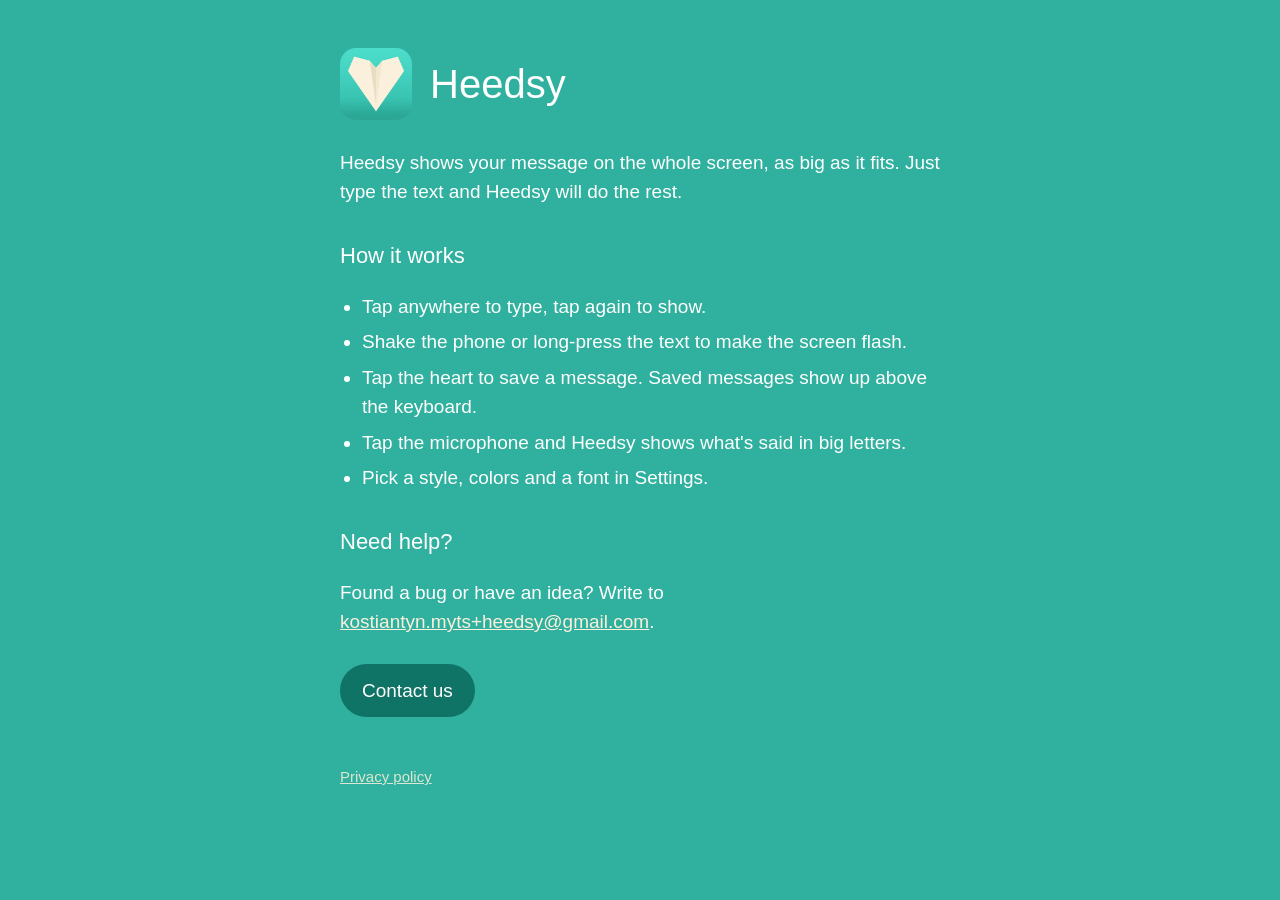
<file: index.html>
<!doctype html>
<html lang="en">
<head>
  <meta charset="utf-8">
  <meta name="viewport" content="width=device-width, initial-scale=1">
  <title>Heedsy</title>
  <link rel="icon" href="icon.png">
  <link rel="stylesheet" href="style.css">
</head>
<body>
<main>
  <header>
    <img src="icon.png" alt="">
    <h1>Heedsy</h1>
  </header>

  <p>Heedsy shows your message on the whole screen, as big as it fits. Just type the text and Heedsy will do the rest.</p>

  <h2>How it works</h2>
  <ul>
    <li>Tap anywhere to type, tap again to show.</li>
    <li>Shake the phone or long-press the text to make the screen flash.</li>
    <li>Tap the heart to save a message. Saved messages show up above the keyboard.</li>
    <li>Tap the microphone and Heedsy shows what's said in big letters.</li>
    <li>Pick a style, colors and a font in Settings.</li>
  </ul>

  <h2>Need help?</h2>
  <p>Found a bug or have an idea? Write to <a href="mailto:kostiantyn.myts+heedsy@gmail.com">kostiantyn.myts+heedsy@gmail.com</a>.</p>
  <a class="button" href="mailto:kostiantyn.myts+heedsy@gmail.com?subject=Heedsy">Contact us</a>

  <footer>
    <a href="privacy.html">Privacy policy</a>
  </footer>
</main>
</body>
</html>
</file>
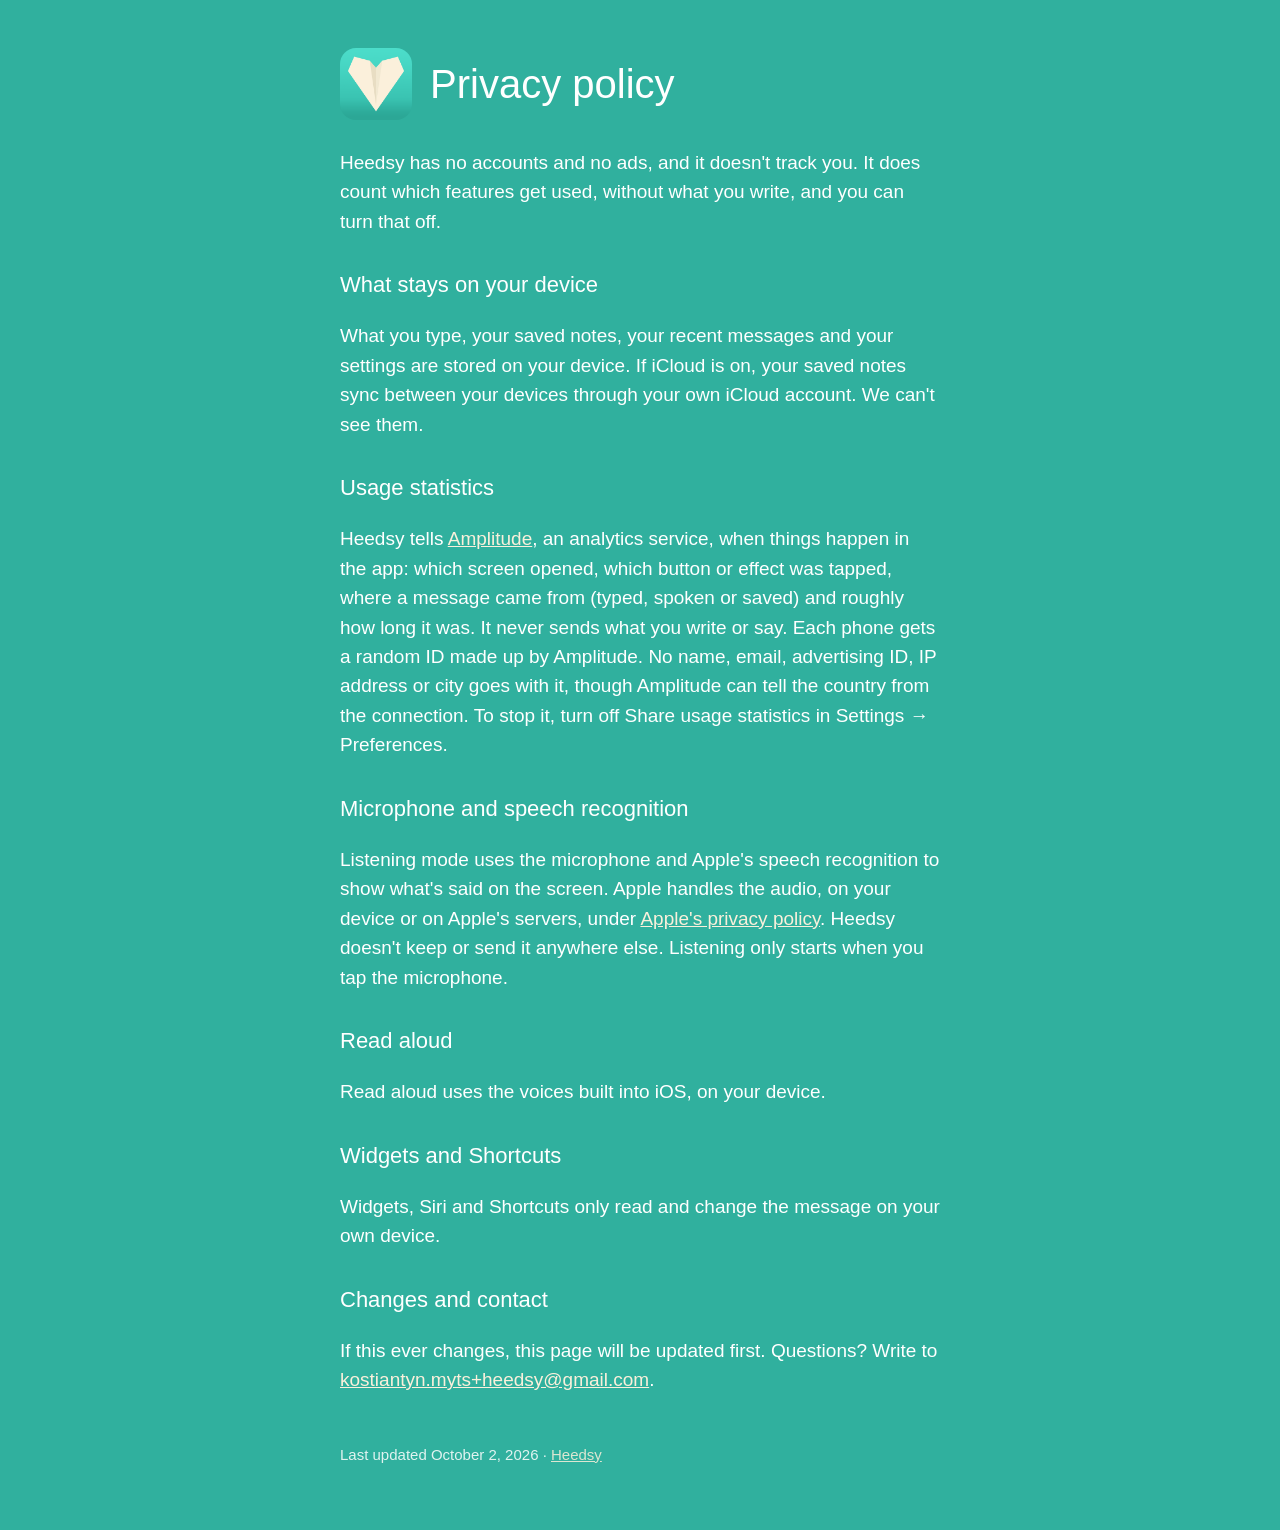
<file: privacy.html>
<!doctype html>
<html lang="en">
<head>
  <meta charset="utf-8">
  <meta name="viewport" content="width=device-width, initial-scale=1">
  <title>Heedsy privacy policy</title>
  <link rel="icon" href="icon.png">
  <link rel="stylesheet" href="style.css">
</head>
<body>
<main>
  <header>
    <img src="icon.png" alt="">
    <h1>Privacy policy</h1>
  </header>

  <p>Heedsy has no accounts and no ads, and it doesn't track you. It does count which features get used, without what you write, and you can turn that off.</p>

  <h2>What stays on your device</h2>
  <p>What you type, your saved notes, your recent messages and your settings are stored on your device. If iCloud is on, your saved notes sync between your devices through your own iCloud account. We can't see them.</p>

  <h2>Usage statistics</h2>
  <p>Heedsy tells <a href="https://amplitude.com/privacy">Amplitude</a>, an analytics service, when things happen in the app: which screen opened, which button or effect was tapped, where a message came from (typed, spoken or saved) and roughly how long it was. It never sends what you write or say. Each phone gets a random ID made up by Amplitude. No name, email, advertising ID, IP address or city goes with it, though Amplitude can tell the country from the connection. To stop it, turn off Share usage statistics in Settings → Preferences.</p>

  <h2>Microphone and speech recognition</h2>
  <p>Listening mode uses the microphone and Apple's speech recognition to show what's said on the screen. Apple handles the audio, on your device or on Apple's servers, under <a href="https://www.apple.com/legal/privacy/">Apple's privacy policy</a>. Heedsy doesn't keep or send it anywhere else. Listening only starts when you tap the microphone.</p>

  <h2>Read aloud</h2>
  <p>Read aloud uses the voices built into iOS, on your device.</p>

  <h2>Widgets and Shortcuts</h2>
  <p>Widgets, Siri and Shortcuts only read and change the message on your own device.</p>

  <h2>Changes and contact</h2>
  <p>If this ever changes, this page will be updated first. Questions? Write to <a href="mailto:kostiantyn.myts+heedsy@gmail.com">kostiantyn.myts+heedsy@gmail.com</a>.</p>

  <footer>
    Last updated October 2, 2026 · <a href="index.html">Heedsy</a>
  </footer>
</main>
</body>
</html>
</file>
<file: style.css>
:root { --teal: #30b09e; --dark: #0f7366; --cream: #faf0db; }
* { box-sizing: border-box; }
body {
  margin: 0; min-height: 100vh; background: var(--teal); color: #fff;
  font: 300 19px/1.55 "Helvetica Neue", Helvetica, Arial, sans-serif;
}
main { max-width: 640px; margin: 0 auto; padding: 48px 20px 64px; }
header { display: flex; align-items: center; gap: 18px; margin-bottom: 28px; }
header img { width: 72px; height: 72px; border-radius: 16px; }
h1 { font-weight: 300; font-size: 40px; margin: 0; }
h2 { font-weight: 400; font-size: 22px; margin: 32px 0 8px; }
a { color: var(--cream); }
ul { padding-left: 22px; }
li { margin: 6px 0; }
.button {
  display: inline-block; margin-top: 8px; padding: 12px 22px; border-radius: 999px;
  background: var(--dark); color: #fff; text-decoration: none; font-weight: 400;
}
footer { margin-top: 48px; font-size: 15px; opacity: 0.85; }
</file>
